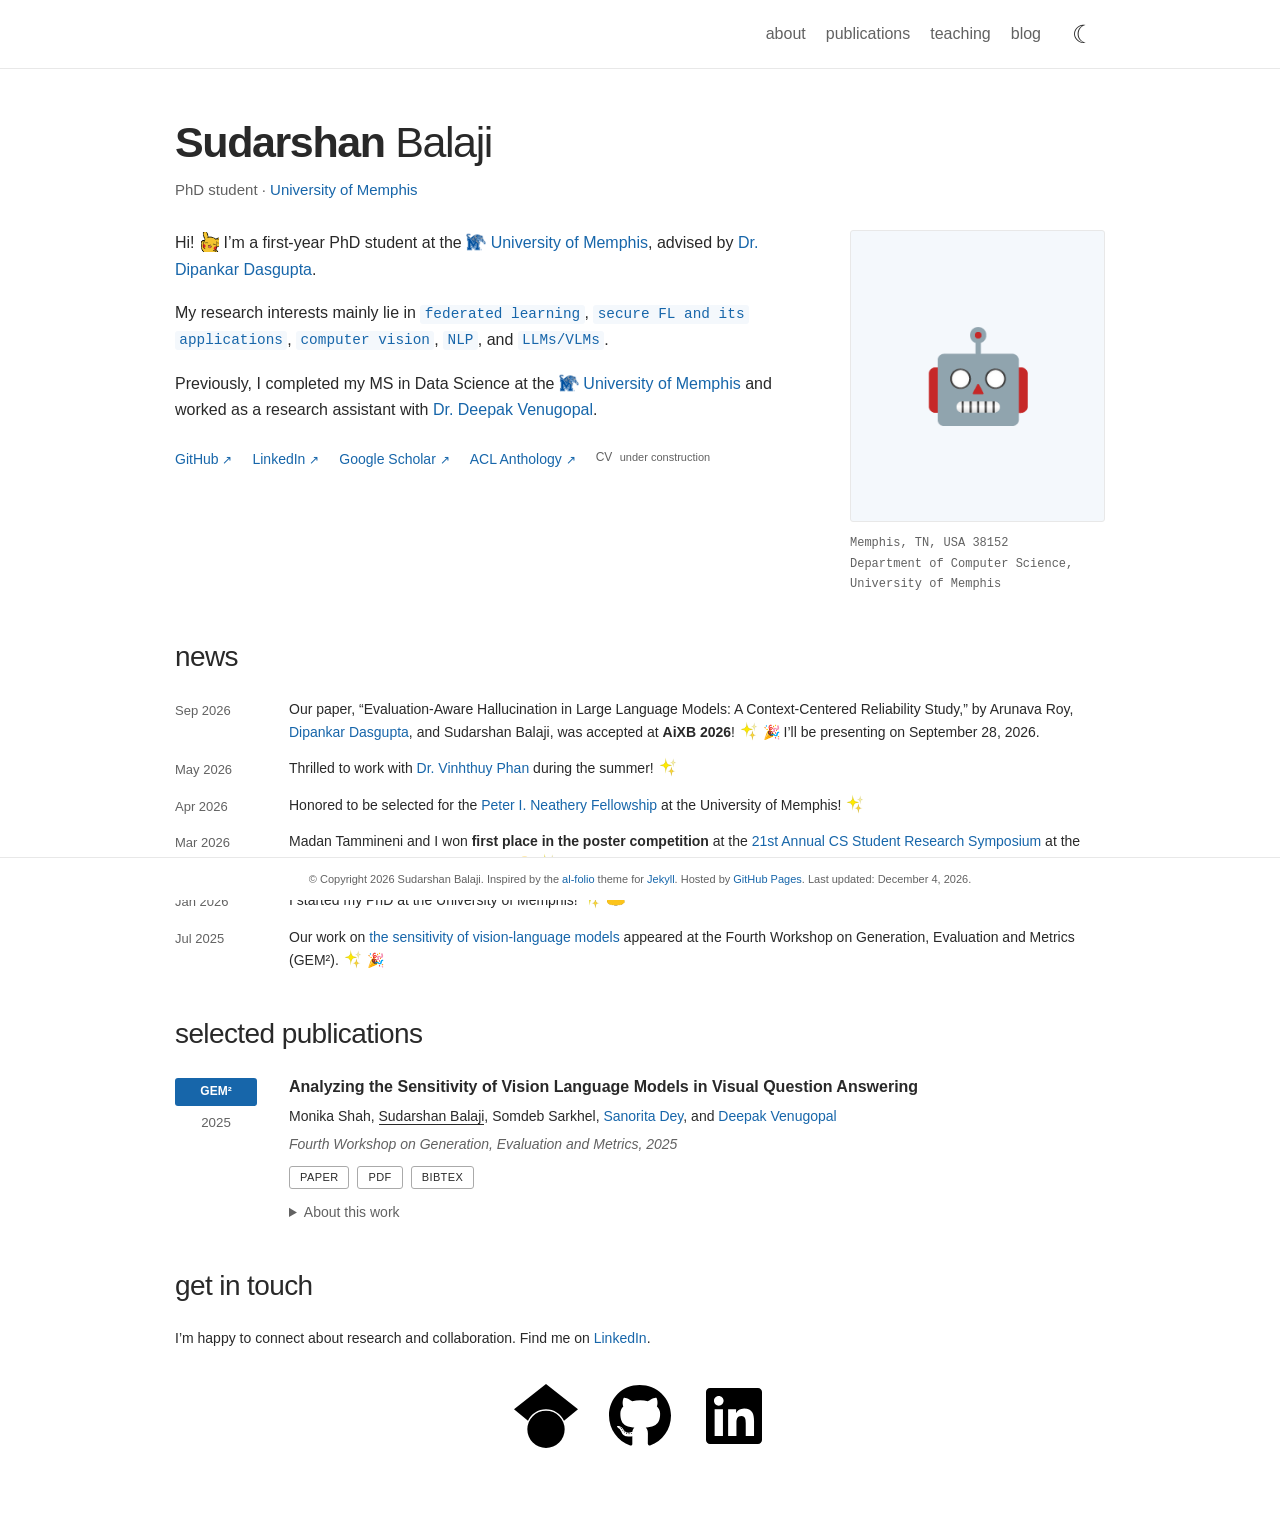
<file: index.html>
<!doctype html>
<html lang="en">
<head>
  <meta charset="utf-8">
  <meta name="viewport" content="width=device-width, initial-scale=1">
  <title>Sudarshan Balaji | University of Memphis</title>
  <meta name="description" content="Sudarshan Balaji, first-year PhD student at the University of Memphis. Research in federated learning, secure federated learning, computer vision, and language models.">
  <meta name="theme-color" content="#ffffff">
  <meta property="og:title" content="Sudarshan Balaji">
  <meta property="og:description" content="PhD student at the University of Memphis. Federated learning, secure FL, computer vision, and LLMs/VLMs.">
  <meta property="og:type" content="website">
  <meta property="og:url" content="https://syudu41.github.io/home/">
  <link rel="canonical" href="https://syudu41.github.io/home/">
  <script src="assets/theme.js"></script>
  <link rel="stylesheet" href="assets/style.css">
</head>
<body>
  <a class="skip-link" href="#main">Skip to content</a>
  <header class="site-header">
    <nav aria-label="Main navigation" class="container navigation">
      <div class="nav-links"><a href="#about">about</a><a href="publications/">publications</a><a href="teaching/index.html">teaching</a><a href="blog/index.html">blog</a><button class="theme-toggle" data-theme-toggle type="button" aria-label="Dark mode" aria-pressed="false" hidden><span data-theme-icon aria-hidden="true">☾</span></button></div>
    </nav>
  </header>
  <main id="main" class="container">
    <section id="about" aria-labelledby="name">
      <h1 id="name"><strong>Sudarshan</strong> Balaji</h1>
      <p class="affiliation">PhD student · <a href="https://www.memphis.edu/">University of Memphis</a></p>
      <div class="intro">
        <div class="biography">
          <p>Hi! <img class="emote emote-animated" src="assets/emotes/pikachu-wave.gif" width="20" height="20" alt="" aria-hidden="true"> I’m a first-year PhD student at the <a href="https://www.memphis.edu/"><img class="university-mark" src="assets/icons/memphis.png" width="20" height="20" alt=""> University of Memphis</a>, advised by <a href="https://www.memphis.edu/cs/people/faculty_pages/dipankar-dasgupta.php">Dr. Dipankar Dasgupta</a>.</p>
          <p>My research interests mainly lie in <code class="interest">federated learning</code>, <code class="interest">secure FL and its applications</code>, <code class="interest">computer vision</code>, <code class="interest">NLP</code>, and <code class="interest">LLMs/VLMs</code>.</p>
          <p>Previously, I completed my MS in Data Science at the <a href="https://www.memphis.edu/"><img class="university-mark" src="assets/icons/memphis.png" width="20" height="20" alt=""> University of Memphis</a> and worked as a research assistant with <a href="https://www.memphis.edu/cs/people/faculty_pages/deepak-venugopal.php">Dr. Deepak Venugopal</a>.</p>
          <!-- <p>My research has explored how vision-language models respond to changes in the questions we ask them, alongside projects in educational data visualization and clinical NLP.</p> -->
          <div class="social-links" aria-label="Profile links">
            <a href="https://github.com/Syudu41">GitHub <span aria-hidden="true">↗</span></a>
            <a href="https://www.linkedin.com/in/sudarshan-balaji/">LinkedIn <span aria-hidden="true">↗</span></a>
            <a href="https://scholar.google.com/citations?user=9hGxCd0AAAAJ&amp;hl=en">Google Scholar <span aria-hidden="true">↗</span></a>
            <a href="https://aclanthology.org/people/sudarshan-balaji/">ACL Anthology <span aria-hidden="true">↗</span></a>
            <span class="cv-status">CV <small>under construction</small></span>
          </div>
        </div>
        <figure class="profile">
          <div class="profile-placeholder" role="img" aria-label="Friendly robot avatar placeholder"><span aria-hidden="true">🤖</span></div>
          <figcaption>Memphis, TN, USA 38152<br>Department of Computer Science, University of Memphis</figcaption>
        </figure>
      </div>
    </section>
    <section id="news" aria-labelledby="news-heading">
      <h2 id="news-heading">news</h2>
      <div class="news-row"><time class="news-date" datetime="2026-09">Sep 2026</time><p>Our paper, “Evaluation-Aware Hallucination in Large Language Models: A Context-Centered Reliability Study,” by Arunava Roy, <a href="https://www.memphis.edu/cs/people/faculty_pages/dipankar-dasgupta.php">Dipankar Dasgupta</a>, and Sudarshan Balaji, was accepted at <strong>AiXB 2026</strong>! <img class="emote" src="assets/emotes/sparkles.png" width="20" height="20" alt="" aria-hidden="true"> <span aria-hidden="true">🎉</span> I’ll be presenting on <time datetime="2026-09-28">September 28, 2026</time>.</p></div>
      <div class="news-row"><time class="news-date" datetime="2026-05">May 2026</time><p>Thrilled to work with <a href="https://www.memphis.edu/cs/people/faculty_pages/vinhthuy-phan.php">Dr. Vinhthuy Phan</a> during the summer! <img class="emote" src="assets/emotes/sparkles.png" width="20" height="20" alt="" aria-hidden="true"></p></div>
      <div class="news-row"><time class="news-date" datetime="2026-04">Apr 2026</time><p>Honored to be selected for the <a href="https://www.memphis.edu/cs/financial_aid/peter_neathery.php">Peter I. Neathery Fellowship</a> at the University of Memphis! <img class="emote" src="assets/emotes/sparkles.png" width="20" height="20" alt="" aria-hidden="true"></p></div>
      <div class="news-row"><time class="news-date" datetime="2026-03-27">Mar 2026</time><p>Madan Tammineni and I won <strong>first place in the poster competition</strong> at the <a href="https://www.memphis.edu/cs/news_and_events/news/2026_research_symposium.php">21st Annual CS Student Research Symposium</a> at the University of Memphis on March 27! <span aria-hidden="true">🏆</span> <img class="emote" src="assets/emotes/sparkles.png" width="20" height="20" alt="" aria-hidden="true"></p></div>
      <div class="news-row"><time class="news-date" datetime="2026-01">Jan 2026</time><p>I started my PhD at the University of Memphis! <img class="emote" src="assets/emotes/sparkles.png" width="20" height="20" alt="" aria-hidden="true"> <img class="emote emote-animated" src="assets/emotes/blob-excited.gif" width="20" height="20" alt="" aria-hidden="true"></p></div>
      <div class="news-row"><time class="news-date" datetime="2025-07">Jul 2025</time><p>Our work on <a href="https://aclanthology.org/2025.gem-1.36/">the sensitivity of vision-language models</a> appeared at the Fourth Workshop on Generation, Evaluation and Metrics (GEM²). <img class="emote" src="assets/emotes/sparkles.png" width="20" height="20" alt="" aria-hidden="true"> <span aria-hidden="true">🎉</span></p></div>
    </section>
    <section id="publications" aria-labelledby="publications-heading">
      <h2 id="publications-heading">selected publications</h2>
      <article class="publication">
        <div class="venue"><span>GEM²</span><small>2025</small></div>
        <div>
          <h3><a href="https://aclanthology.org/2025.gem-1.36/">Analyzing the Sensitivity of Vision Language Models in Visual Question Answering</a></h3>
          <p class="authors">Monika Shah, <strong>Sudarshan Balaji</strong>, Somdeb Sarkhel, <a href="https://www.csee.umbc.edu/people/tenure-track-faculty/sanorita-dey/">Sanorita Dey</a>, and <a class="advisor" href="https://www.memphis.edu/cs/people/faculty_pages/deepak-venugopal.php">Deepak Venugopal</a></p>
          <p class="publication-venue">Fourth Workshop on Generation, Evaluation and Metrics, 2025</p>
          <div class="paper-links"><a href="https://aclanthology.org/2025.gem-1.36/">Paper</a><a href="https://aclanthology.org/2025.gem-1.36.pdf">PDF</a><a href="https://aclanthology.org/2025.gem-1.36.bib">BibTeX</a></div>
          <details><summary>About this work</summary><p>We study how changes in question wording affect vision-language models in visual question answering, using conversational principles to examine their sensitivity.</p></details>
        </div>
      </article>
    </section>
    <section id="contact" aria-labelledby="contact-heading">
      <h2 id="contact-heading">get in touch</h2>
      <p>I’m happy to connect about research and collaboration. Find me on <a href="https://www.linkedin.com/in/sudarshan-balaji/">LinkedIn</a>.</p>
      <div class="contact-icons" aria-label="Social profiles">
        <a href="https://scholar.google.com/citations?user=9hGxCd0AAAAJ&amp;hl=en" aria-label="Google Scholar" title="Google Scholar"><img src="assets/icons/google-scholar.svg" width="64" height="64" alt=""></a>
        <a href="https://github.com/Syudu41" aria-label="GitHub" title="GitHub"><img src="assets/icons/github.svg" width="64" height="64" alt=""></a>
        <a href="https://www.linkedin.com/in/sudarshan-balaji/" aria-label="LinkedIn" title="LinkedIn"><img src="assets/icons/linkedin.svg" width="64" height="64" alt=""></a>
      </div>
    </section>
  </main>
  <footer class="container">© Copyright 2026 Sudarshan Balaji. Inspired by the <a href="https://github.com/alshedivat/al-folio">al-folio</a> theme for <a href="https://jekyllrb.com/">Jekyll</a>. Hosted by <a href="https://pages.github.com/">GitHub Pages</a>. Last updated: <time data-last-updated>unavailable</time>.</footer>
  <script src="assets/footer.js"></script>
</body>
</html>
</file>
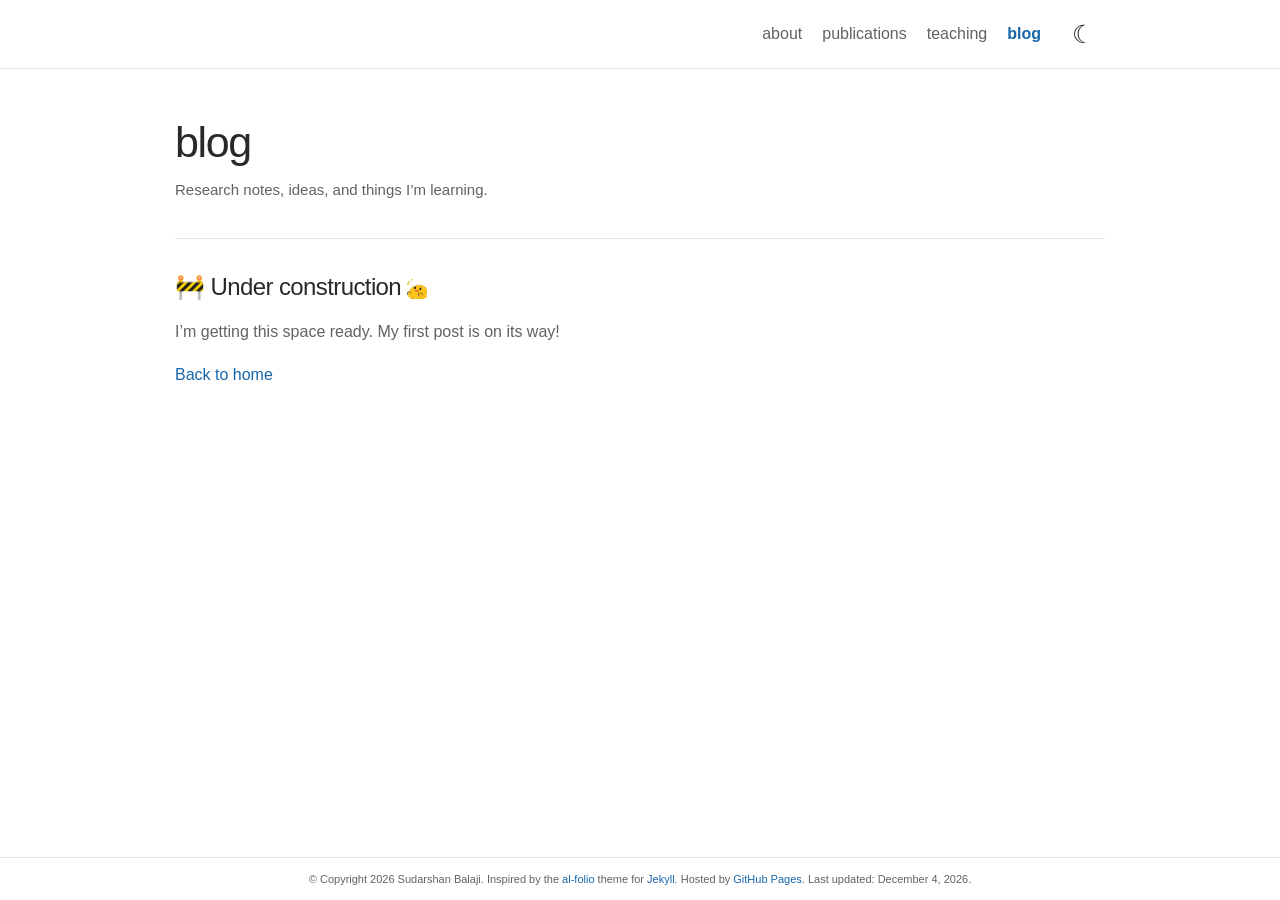
<file: blog/index.html>
<!doctype html>
<html lang="en">
<head>
  <meta charset="utf-8">
  <meta name="viewport" content="width=device-width, initial-scale=1">
  <title>Blog | Sudarshan Balaji</title>
  <meta name="description" content="Research notes and reflections from Sudarshan Balaji. Blog under construction.">
  <meta name="theme-color" content="#ffffff">
  <meta property="og:title" content="Blog | Sudarshan Balaji">
  <meta property="og:description" content="Research notes and reflections. Coming soon.">
  <meta property="og:type" content="website">
  <meta property="og:url" content="https://syudu41.github.io/home/blog/">
  <link rel="canonical" href="https://syudu41.github.io/home/blog/">
  <script src="../assets/theme.js"></script>
  <link rel="stylesheet" href="../assets/style.css">
</head>
<body>
  <a class="skip-link" href="#main">Skip to content</a>
  <header class="site-header">
    <nav aria-label="Main navigation" class="container navigation">
      <div class="nav-links"><a href="../#about">about</a><a href="../publications/">publications</a><a href="../teaching/index.html">teaching</a><a href="index.html" aria-current="page">blog</a><button class="theme-toggle" data-theme-toggle type="button" aria-label="Dark mode" aria-pressed="false" hidden><span data-theme-icon aria-hidden="true">☾</span></button></div>
    </nav>
  </header>
  <main id="main" class="container blog-main">
    <section aria-labelledby="blog-heading">
      <h1 id="blog-heading">blog</h1>
      <p class="affiliation">Research notes, ideas, and things I’m learning.</p>
      <div class="construction">
        <h2><span aria-hidden="true">🚧</span> Under construction <img class="emote emote-animated" src="../assets/emotes/blob-excited.gif" width="20" height="20" alt="" aria-hidden="true"></h2>
        <p>I’m getting this space ready. My first post is on its way!</p>
        <a href="../">Back to home</a>
      </div>
    </section>
  </main>
  <footer class="container">© Copyright 2026 Sudarshan Balaji. Inspired by the <a href="https://github.com/alshedivat/al-folio">al-folio</a> theme for <a href="https://jekyllrb.com/">Jekyll</a>. Hosted by <a href="https://pages.github.com/">GitHub Pages</a>. Last updated: <time data-last-updated>unavailable</time>.</footer>
  <script src="../assets/footer.js"></script>
</body>
</html>
</file>
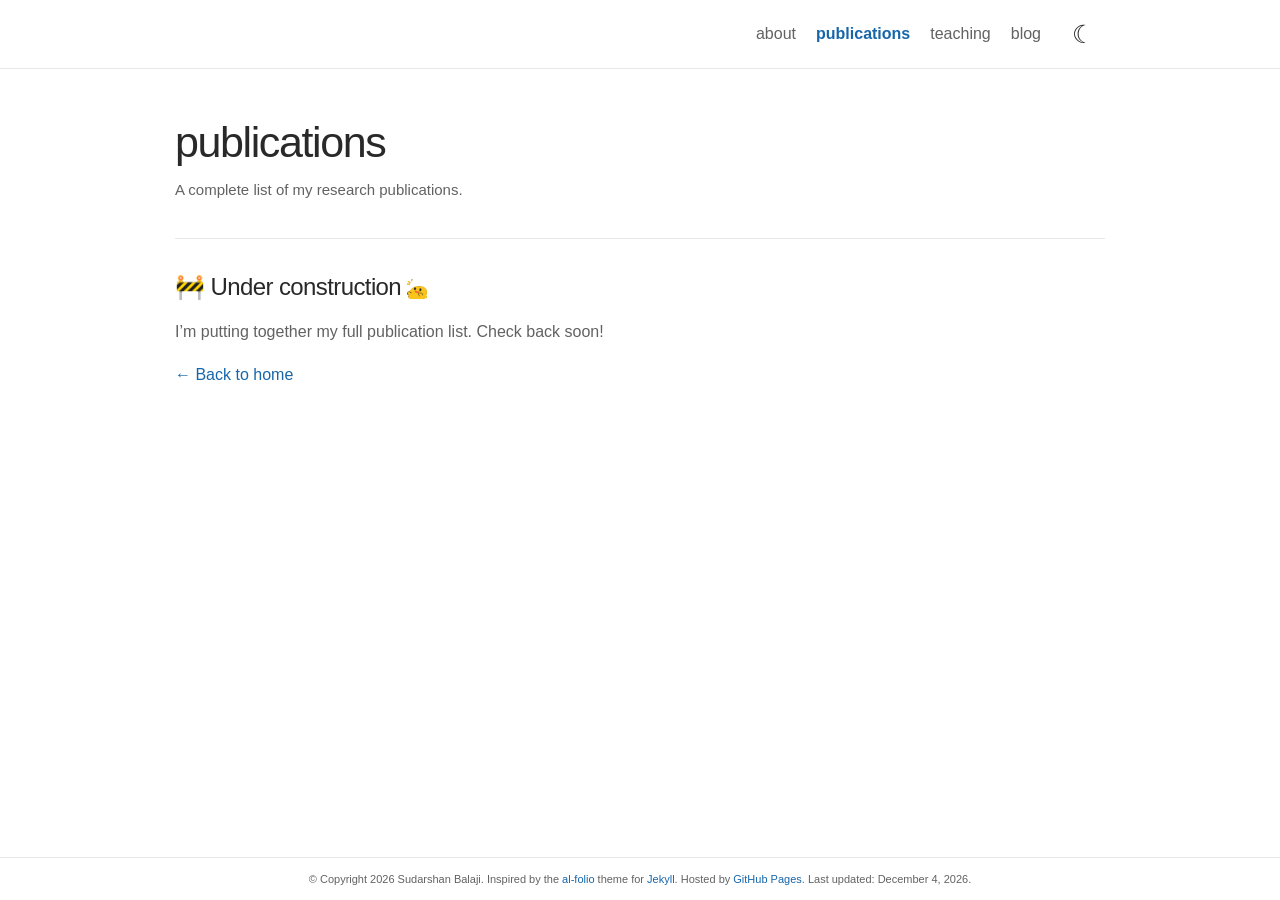
<file: publications/index.html>
<!doctype html>
<html lang="en">
<head>
  <meta charset="utf-8">
  <meta name="viewport" content="width=device-width, initial-scale=1">
  <title>Publications | Sudarshan Balaji</title>
  <meta name="description" content="Publications by Sudarshan Balaji. Full publication list coming soon.">
  <meta name="theme-color" content="#ffffff">
  <meta property="og:title" content="Publications | Sudarshan Balaji">
  <meta property="og:description" content="Full publication list coming soon.">
  <meta property="og:type" content="website">
  <meta property="og:url" content="https://syudu41.github.io/home/publications/">
  <link rel="canonical" href="https://syudu41.github.io/home/publications/">
  <script src="../assets/theme.js"></script>
  <link rel="stylesheet" href="../assets/style.css">
</head>
<body>
  <a class="skip-link" href="#main">Skip to content</a>
  <header class="site-header">
    <nav aria-label="Main navigation" class="container navigation">
      <div class="nav-links"><a href="../#about">about</a><a href="./" aria-current="page">publications</a><a href="../teaching/index.html">teaching</a><a href="../blog/index.html">blog</a><button class="theme-toggle" data-theme-toggle type="button" aria-label="Dark mode" aria-pressed="false" hidden><span data-theme-icon aria-hidden="true">☾</span></button></div>
    </nav>
  </header>
  <main id="main" class="container blog-main">
    <section aria-labelledby="publications-heading">
      <h1 id="publications-heading">publications</h1>
      <p class="affiliation">A complete list of my research publications.</p>
      <div class="construction">
        <h2><span aria-hidden="true">🚧</span> Under construction <img class="emote emote-animated" src="../assets/emotes/blob-excited.gif" width="20" height="20" alt="" aria-hidden="true"></h2>
        <p>I’m putting together my full publication list. Check back soon!</p>
        <a href="../">← Back to home</a>
      </div>
    </section>
  </main>
  <footer class="container">© Copyright 2026 Sudarshan Balaji. Inspired by the <a href="https://github.com/alshedivat/al-folio">al-folio</a> theme for <a href="https://jekyllrb.com/">Jekyll</a>. Hosted by <a href="https://pages.github.com/">GitHub Pages</a>. Last updated: <time data-last-updated>unavailable</time>.</footer>
  <script src="../assets/footer.js"></script>
</body>
</html>
</file>
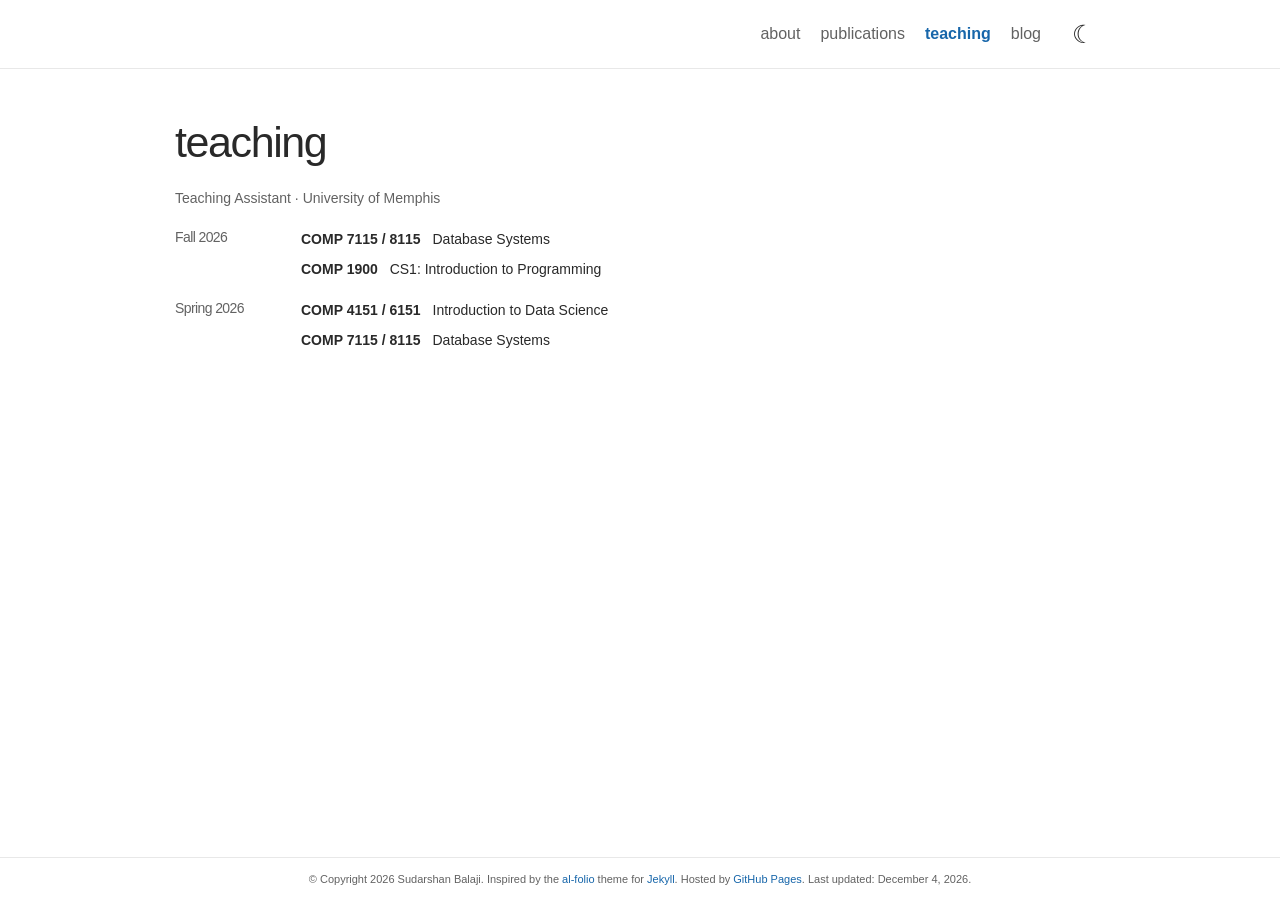
<file: teaching/index.html>
<!doctype html>
<html lang="en">
<head>
  <meta charset="utf-8">
  <meta name="viewport" content="width=device-width, initial-scale=1">
  <title>Teaching | Sudarshan Balaji</title>
  <meta name="description" content="Teaching assistant experience of Sudarshan Balaji at the University of Memphis.">
  <meta name="theme-color" content="#ffffff">
  <meta property="og:title" content="Teaching | Sudarshan Balaji">
  <meta property="og:description" content="Teaching assistant experience at the University of Memphis.">
  <meta property="og:type" content="website">
  <meta property="og:url" content="https://syudu41.github.io/home/teaching/">
  <link rel="canonical" href="https://syudu41.github.io/home/teaching/">
  <script src="../assets/theme.js"></script>
  <link rel="stylesheet" href="../assets/style.css">
</head>
<body>
  <a class="skip-link" href="#main">Skip to content</a>
  <header class="site-header">
    <nav aria-label="Main navigation" class="container navigation">
      <div class="nav-links"><a href="../#about">about</a><a href="../publications/">publications</a><a href="index.html" aria-current="page">teaching</a><a href="../blog/index.html">blog</a><button class="theme-toggle" data-theme-toggle type="button" aria-label="Dark mode" aria-pressed="false" hidden><span data-theme-icon aria-hidden="true">☾</span></button></div>
    </nav>
  </header>
  <main id="main" class="container blog-main">
    <section id="teaching" aria-labelledby="teaching-heading">
      <h1 id="teaching-heading">teaching</h1>
      <p class="teaching-intro">Teaching Assistant · University of Memphis</p>
      <div class="teaching-term">
        <h2>Fall 2026</h2>
        <ul>
          <li><span class="course-code">COMP 7115 / 8115</span> Database Systems</li>
          <li><span class="course-code">COMP 1900</span> CS1: Introduction to Programming</li>
        </ul>
      </div>
      <div class="teaching-term">
        <h2>Spring 2026</h2>
        <ul>
          <li><span class="course-code">COMP 4151 / 6151</span> Introduction to Data Science</li>
          <li><span class="course-code">COMP 7115 / 8115</span> Database Systems</li>
        </ul>
      </div>
    </section>
  </main>
  <footer class="container">© Copyright 2026 Sudarshan Balaji. Inspired by the <a href="https://github.com/alshedivat/al-folio">al-folio</a> theme for <a href="https://jekyllrb.com/">Jekyll</a>. Hosted by <a href="https://pages.github.com/">GitHub Pages</a>. Last updated: <time data-last-updated>unavailable</time>.</footer>
  <script src="../assets/footer.js"></script>
</body>
</html>
</file>
<file: assets/style.css>
:root { color-scheme: light; --ink: #292929; --muted: #626262; --accent: #1766aa; --line: #e8e8e8; --surface: #ffffff; --panel: #f4f8fc; --on-accent: #ffffff; --icon-filter: none; }
* { box-sizing: border-box; }
html { scroll-behavior: smooth; scroll-padding-top: calc(var(--header-height, 140px) + 16px); }
body { margin: 0; background: var(--surface); color: var(--ink); font-family: Arial, Helvetica, sans-serif; font-size: 16px; line-height: 1.65; -webkit-font-smoothing: antialiased; }
a { color: var(--accent); text-decoration: none; text-underline-offset: 3px; }
a:hover { text-decoration: underline; }
a:focus-visible, summary:focus-visible, button:focus-visible { outline: 2px solid var(--accent); outline-offset: 5px; }
.container { width: min(930px, calc(100% - 48px)); margin-inline: auto; }
.site-header { position: sticky; top: 0; z-index: 20; border-bottom: 1px solid var(--line); background: var(--surface); }
.navigation { min-height: 68px; display: flex; align-items: center; justify-content: flex-end; gap: 25px; }
.nav-links { display: flex; flex-wrap: wrap; gap: 20px; align-items: center; font-size: 16px; }
.nav-links a { color: var(--muted); }
.nav-links a:hover { color: var(--accent); }
main { padding-top: 48px; }
h1 { font-size: clamp(35px, 5vw, 43px); font-weight: 300; line-height: 1.2; letter-spacing: -1.4px; margin: 0 0 9px; }
h1 strong { font-weight: 600; }
.affiliation { margin: 0 0 28px; color: var(--muted); font-size: 15px; }
.intro { display: grid; grid-template-columns: minmax(0, 1fr) 255px; gap: 38px; align-items: start; }
p { margin: 0 0 17px; }
.profile { margin: 0; }
.profile-placeholder { width: 100%; height: 292px; display: grid; place-items: center; background: var(--panel); border: 1px solid var(--line); border-radius: 3px; font-size: 90px; }
.profile figcaption { font-family: monospace; font-size: 12px; line-height: 1.7; padding-top: 11px; color: var(--muted); }
.interest { color: var(--accent); background: var(--panel); font-family: ui-monospace, SFMono-Regular, Consolas, monospace; font-size: .9em; padding: .1em .3em; border-radius: 3px; box-decoration-break: clone; -webkit-box-decoration-break: clone; }
.social-links { display: flex; gap: 20px; flex-wrap: wrap; font-size: 14px; margin-top: 25px; }
.social-links span { font-size: 12px; }
section + section { margin-top: 44px; }
h2 { font-size: 28px; font-weight: 400; letter-spacing: -.6px; line-height: 1.3; margin: 0 0 23px; }
.news-row { display: grid; grid-template-columns: 95px 1fr; gap: 19px; margin-bottom: 13px; font-size: 14px; }
.news-row p { margin: 0; }
.news-date { font-size: 13px; color: var(--muted); padding-top: 2px; }
.publication { display: grid; grid-template-columns: 95px 1fr; gap: 19px; }
.venue { padding-top: 3px; }
.venue span { display: block; width: 82px; background: var(--accent); color: var(--on-accent); text-align: center; font-size: 12px; font-weight: 600; padding: 4px 8px; border-radius: 3px; }
.venue small { display: block; text-align: center; width: 82px; margin-top: 6px; color: var(--muted); }
h3 { margin: 0 0 6px; font-size: 16px; line-height: 1.5; font-weight: 600; }
h3 a { color: var(--ink); }
.authors { font-size: 14px; margin-bottom: 5px; }
.authors strong { font-weight: 500; border-bottom: 1px solid var(--ink); }
.publication-venue { font-size: 14px; font-style: italic; color: var(--muted); margin-bottom: 10px; }
.paper-links { display: flex; gap: 8px; }
.paper-links a { border: 1px solid #aaa; color: var(--ink); border-radius: 3px; padding: 1px 10px; font-size: 11px; text-transform: uppercase; letter-spacing: .4px; }
.paper-links a:hover { background: var(--accent); border-color: var(--accent); color: var(--on-accent); text-decoration: none; }
details { margin-top: 12px; font-size: 14px; }
summary { cursor: pointer; color: var(--muted); width: fit-content; }
details p { margin: 10px 0 0; }
#contact p { font-size: 14px; }
body { padding-bottom: calc(var(--footer-height, 140px) + 24px); }
footer.container { position: fixed; bottom: 0; left: 0; z-index: 10; width: 100%; margin: 0; padding: 12px max(18px, calc((100% - 930px) / 2)); border-top: 1px solid var(--line); background: var(--surface); font-size: 11px; line-height: 1.65; color: var(--muted); text-align: center; }
html { scroll-padding-bottom: calc(var(--footer-height, 140px) + 24px); }
.skip-link { position: absolute; top: -100px; left: 15px; background: var(--surface); padding: 8px; z-index: 5; }
.skip-link:focus { top: 10px; }
@media (max-width: 650px) { .container { width: calc(100% - 36px); } .navigation { flex-direction: column; align-items: flex-start; gap: 10px; padding-block: 16px; } .nav-links { gap: 12px; } main { padding-top: 32px; } .intro { grid-template-columns: 1fr; gap: 25px; } .profile { grid-row: 1; display: flex; gap: 18px; align-items: center; } .profile-placeholder { width: 125px; height: 145px; flex-shrink: 0; font-size: 60px; } .profile figcaption { padding: 0; } .social-links { gap: 17px; } .news-row, .publication { grid-template-columns: 65px 1fr; gap: 14px; } .venue span, .venue small { width: 62px; } section + section { margin-top: 35px; } h2 { font-size: 26px; } }
@media (prefers-reduced-motion: reduce) { html { scroll-behavior: auto; } }

.cv-status { color: var(--muted); } .cv-status small { font-size: 11px; margin-left: 4px; }

/* Small inline emotes, matching the reference homepage. */
.emote { display: inline-block; width: 20px; height: 20px; object-fit: contain; vertical-align: -4px; }
@media (prefers-reduced-motion: reduce) { .emote-animated { display: none; } }

.nav-links a[aria-current="page"] { color: var(--accent); font-weight: 600; }
.blog-main { min-height: 55vh; }
.construction { border-top: 1px solid var(--line); padding-top: 32px; margin-top: 36px; }
.construction h2 { font-size: 24px; margin-bottom: 16px; }
.construction p { color: var(--muted); }

.teaching-intro { color: var(--muted); font-size: 14px; }
.teaching-term { display: grid; grid-template-columns: 110px minmax(0, 1fr); gap: 16px; margin-top: 18px; }
.teaching-term h2 { font-size: 14px; font-weight: 400; color: var(--muted); }
.teaching-term ul { list-style: none; margin: 0; padding: 0; font-size: 14px; }
.teaching-term li + li { margin-top: 7px; }
.course-code { font-weight: 600; margin-right: 8px; }
@media (max-width: 650px) { .navigation { flex-direction: column; align-items: flex-start; } .teaching-term { grid-template-columns: 1fr; gap: 4px; } }

/* Keep author names in normal text, with linked faculty in the blue accent. */
.authors a, .authors a.advisor { color: var(--accent); font-weight: 400; }

.contact-icons { display: flex; justify-content: center; align-items: center; gap: 22px; margin-top: 30px; }
.contact-icons a { display: inline-flex; padding: 4px; border-radius: 4px; }
.contact-icons img { display: block; width: 64px; height: 64px; }
.contact-icons a:hover { opacity: .7; }

:root[data-theme="dark"] { color-scheme: dark; --ink: #e4e9ef; --muted: #adb9c6; --accent: #7abbf4; --line: #344150; --surface: #141a22; --panel: #1c2734; --on-accent: #102030; --icon-filter: invert(1); }
@media (prefers-color-scheme: dark) {
  :root:not([data-theme]) { color-scheme: dark; --ink: #e4e9ef; --muted: #adb9c6; --accent: #7abbf4; --line: #344150; --surface: #141a22; --panel: #1c2734; --on-accent: #102030; --icon-filter: invert(1); }
}
.contact-icons img { filter: var(--icon-filter); }
.theme-toggle { display: inline-flex; align-items: center; justify-content: center; width: 44px; height: 44px; padding: 0; border: 0; border-radius: 0; background: transparent; color: var(--ink); cursor: pointer; flex-shrink: 0; }
.theme-toggle[hidden] { display: none; }
.theme-toggle:hover { color: var(--accent); }
.theme-toggle span { font-size: 25px; line-height: 1; }

.university-mark { display: inline-block; width: 20px; height: 20px; object-fit: contain; vertical-align: -4px; }
#teaching > h1 { margin-bottom: 18px; }
</file>
